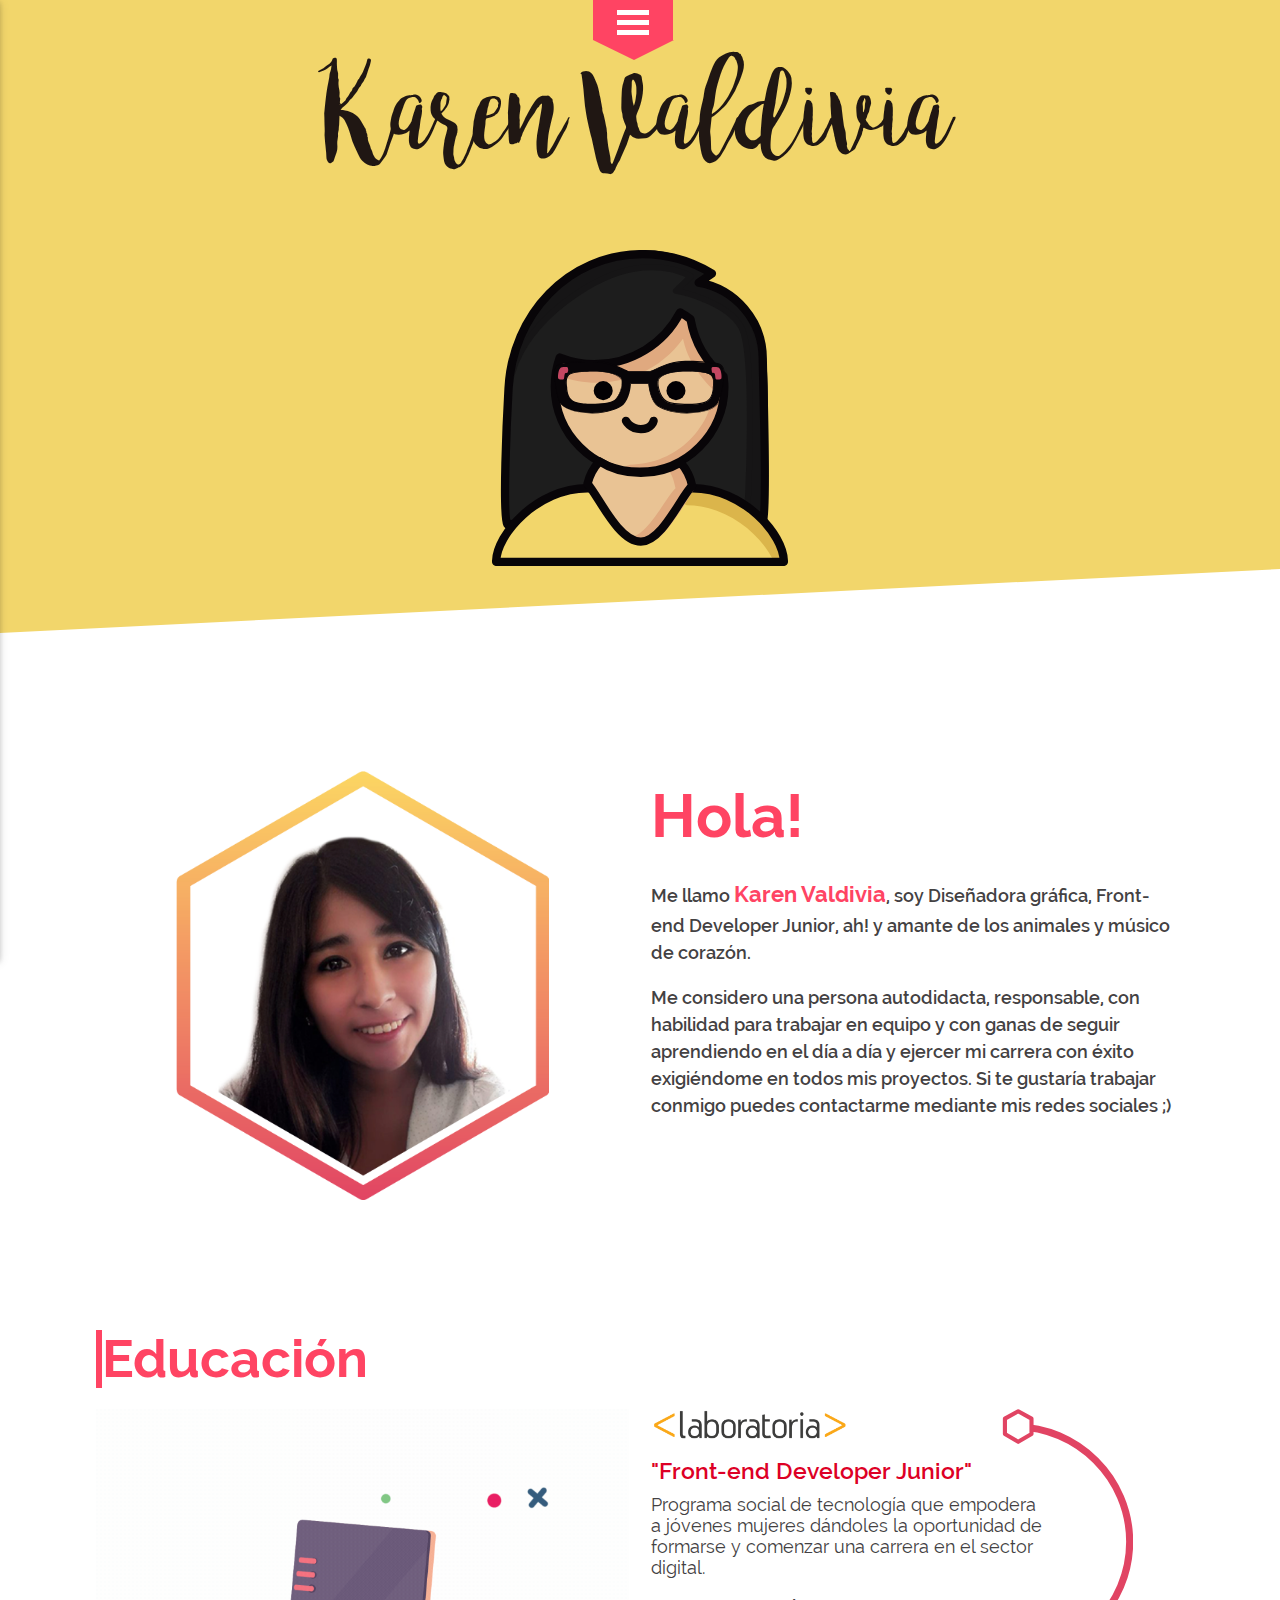
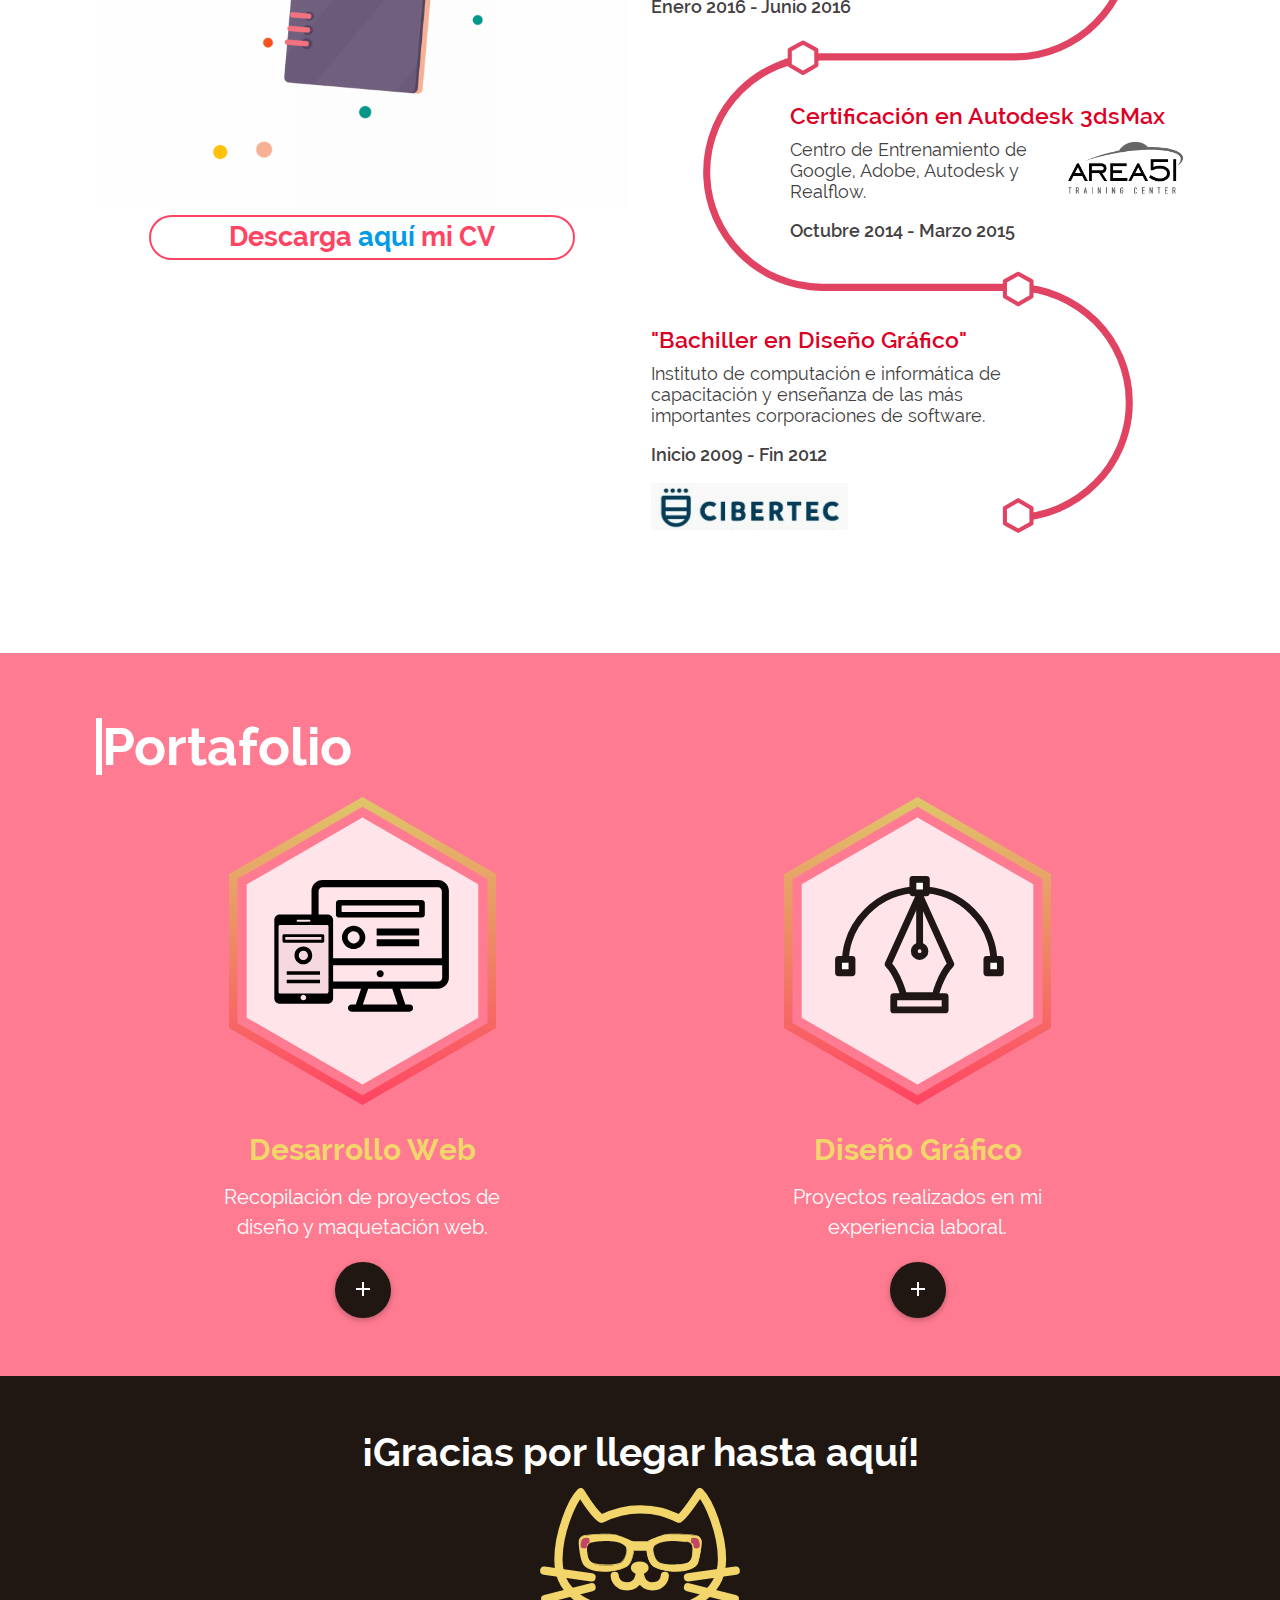
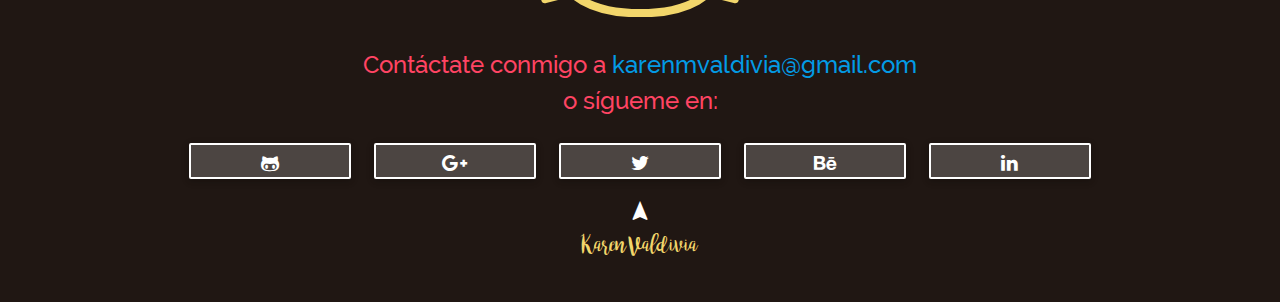
<file: index.html>
<!DOCTYPE html>
<html>
	<head>
		<title>Karen Valdivia</title>
		<meta charset="utf-8">
		<meta http-equiv="X-UA-Compatible" content="IE=edge">
		<link rel="icon" href="images/icon.ico" type="image/x-icon">
		<meta name="viewport" content="width=device-width, initial-scale=1.0">
		<link rel="stylesheet" href="fonts/font-awesome/css/font-awesome.min.css"/>
		<link rel="stylesheet" href="css/animate.css"/>
		<link type="text/css" rel="stylesheet" href="css/materialize.min.css" media="screen,projection"/>
		<link type="text/css" rel="stylesheet" href="css/materialize.css">
		<link href="https://fonts.googleapis.com/icon?family=Material+Icons" rel="stylesheet">
		<link rel="stylesheet" href="css/main.css">
	</head>
	<body>
		<div id="navbar">
			<div class="container">
				<div id="bgmenu">
					<ul id="slide-out" class="side-nav">
						<li><a class="page" href="#main">Inicio</a></li>
						<li><a class="page" href="#aboutMe">Sobre mí</a></li>
						<li><a class="page" href="#education">Educación</a></li>
						<li><a class="page" href="#portfolio">Portafolio</a></li>
						<li><a class="page" href="#contact">Contáctame</a></li>
						<li class="name">Karen Valdivia</li>
					</ul>
					<a href="#" data-activates="slide-out" class="button-collapse show-on-large"><i class="mdi-navigation-menu">
						<span class="hamburguer">
							<span class="bar bar-1"></span>
							<span class="bar bar-2"></span>
							<span class="bar bar-3"></span>
						</span>
						</i>
					</a>
				</div>
			</div>
		</div>
		<section id="main" class="center">
			<div class="headerLine">
				<div class="container">
					<h1 id="titName">Karen Valdivia</h1>
					<div class="row">
						<div class="col s8 offset-s2 m4 offset-m4">
							<img id="iconMe" class="animated infinite pulse" src="svg/iconMe.svg"/>
						</div>
					</div>
				</div>
			</div>
		</section>
		<section id="aboutMe">
			<div class="container">
				<div class="row">
					<div class="col m6">
						<div id="hexagonImg" class="center-align">
							<img class="imgMe" src="images/imgMe.png"/>
						</div>
					</div>
					<div class="col m6">
						<span id="textBig">Hola!</span>
						<p>Me llamo <span>Karen Valdivia</span>, soy Diseñadora gráfica, Front-end Developer Junior, ah! y amante de los animales y músico de corazón.</p>
						<p>Me considero una persona autodidacta, responsable, con habilidad para trabajar en equipo y con ganas de seguir aprendiendo en el día a día y ejercer mi carrera con éxito exigiéndome en todos mis proyectos. Si te gustaría trabajar conmigo puedes contactarme mediante mis redes sociales ;)</p>
					</div>
				</div>
			</div>
		</section>
		<section id="education">
			<div class="container">
				<h2>Educación</h2>
				<div class="row">
					<div class="col s8 offset-s2 m12 l6 center-align">
						<!-- GIF DE IGOR SILVA - DRIBBBLE -->
						<img class="gifEducation" src="images/book.gif"/>
						<p class="download animated infinite pulse">Descarga <a href="docs/CV_Karen_Valdivia_2016.pdf" target="_blank">aquí</a> mi CV</p>
					</div>
					<div class="col s12 m12 l6">
						<div id="curves">
							<div class="textEdu">
								<div class="row">
									<div class="col s12 m12 l9">
										<img src="images/logoLab.png" alt="logo laboratoria"/>
										<h5>"Front-end Developer Junior"</h5>
										<p>Programa social de tecnología que empodera a jóvenes mujeres dándoles la oportunidad de formarse y comenzar una carrera en el sector digital.</p>
										<p class="dateEdu">Enero 2016 - Junio 2016</p>
									</div>
								</div>
							</div>
							<div class="textEdu">
								<div class="row">
									<div class="col s12 m12 l9 offset-l3 rstOffset">
										<h5>Certificación en Autodesk 3dsMax</h5>
										<div class="row mg-b0">
											<div class="col s8 m8 l8">
												<p>Centro de Entrenamiento de Google, Adobe, Autodesk y Realflow.</p>
											</div>
											<div class="col s4 m4 l4">
												<img class="logoArea" src="images/logoArea.gif" alt="Logo Área51"/>
											</div>
										</div>
										<p class="dateEdu">Octubre 2014 - Marzo 2015</p>
									</div>
								</div>
							</div>
							<div class="textEdu">
								<div class="row">
									<div class="col s12 m12 l9">
										<h5>"Bachiller en Diseño Gráfico"</h5>
										<p>Instituto de computación e informática de capacitación y enseñanza de las más importantes corporaciones de software.</p>
										<p class="dateEdu">Inicio 2009 - Fin 2012</p>
										<img src="images/logoCibertec.jpg"/ alt="logo cibertec">
									</div>
								</div>
							</div>
						</div>
					</div>
				</div>
			</div>
		</section>
		<section id="portfolio">
			<div class="bgportfolio">
				<div class="container">
					<h2>Portafolio</h2>
					<div class="row center-align">
						<div class="col s12 m6">
							<a href="portfolio.html" target="_blank"><img class="icoPort" src="svg/icoWeb.svg"></a>
							<h3>Desarrollo Web</h3>
							<p>Recopilación de proyectos de diseño y maquetación web.</p>
						  <a class="btn-floating btn-large waves-effect waves-light" href="portfolio.html" target="_blank"><i class="material-icons">add</i></a>
						</div>
						<div class="col s12 m6">
							<a href="portfolio.html#graphicDesign" target="_blank"><img class="icoPort" src="svg/icoDis.svg"></a>
							<h3>Diseño Gráfico</h3>
							<p>Proyectos realizados en mi experiencia laboral.</p>
							<a class="btn-floating btn-large waves-effect waves-light" href="portfolio.html#graphicDesign" target="_blank"><i class="material-icons">add</i></a>
						</div>
					</div>
				</div>
			</div>
		</section>
		<footer id="contact" class="center-align">
			<div class="container">
				<h4>¡Gracias por llegar hasta aquí!</h4>
				<img src="svg/icoCat.svg"/>
				<p>Contáctate conmigo a <a class="email" href="mailto:karenmvaldivia@gmail.com">karenmvaldivia@gmail.com</a><br> o sígueme en:</p>
				<div class="row">
					<div class="col s12 m2 offset-m1">
						<a class="btn" href="https://github.com/Michu6" target="_blank"><i class="fa fa-github-alt"></i></a>
					</div>
					<div class="col s12 m2">
						<a class="btn" href="https://plus.google.com/u/0/112236265510942782116" target="_blank"><i class="fa fa-google-plus"></i></a>
					</div>
					<div class="col s12 m2">
						<a class="btn" href="https://twitter.com/KarencitaMVS" target="_blank"><i class="fa fa-twitter"></i></a>
					</div>
					<div class="col s12 m2">
						<a class="btn" href="https://www.behance.net/karenvaldivia" target="_blank"><i class="fa fa-behance"></i></a>
					</div>
					<div class="col s12 m2">
						<a class="btn" href="https://pe.linkedin.com/in/karen-marilú-valdivia-símiche-a8b88b120" target="_blank"><i class="fa fa-linkedin"></i></a>
					</div>
				</div>
				<i class="animated infinite bounceIn index material-icons">navigation</i>
				<br>
				<span>Karen Valdivia</span>
			</div>
		</footer>
		<script type="text/javascript" src="js/jquery-2.2.4.min.js"></script>
		<script type="text/javascript" src="js/materialize.min.js"></script>
		<script type="text/javascript" src="js/main.js"></script>
	</body>
</html>
</file>
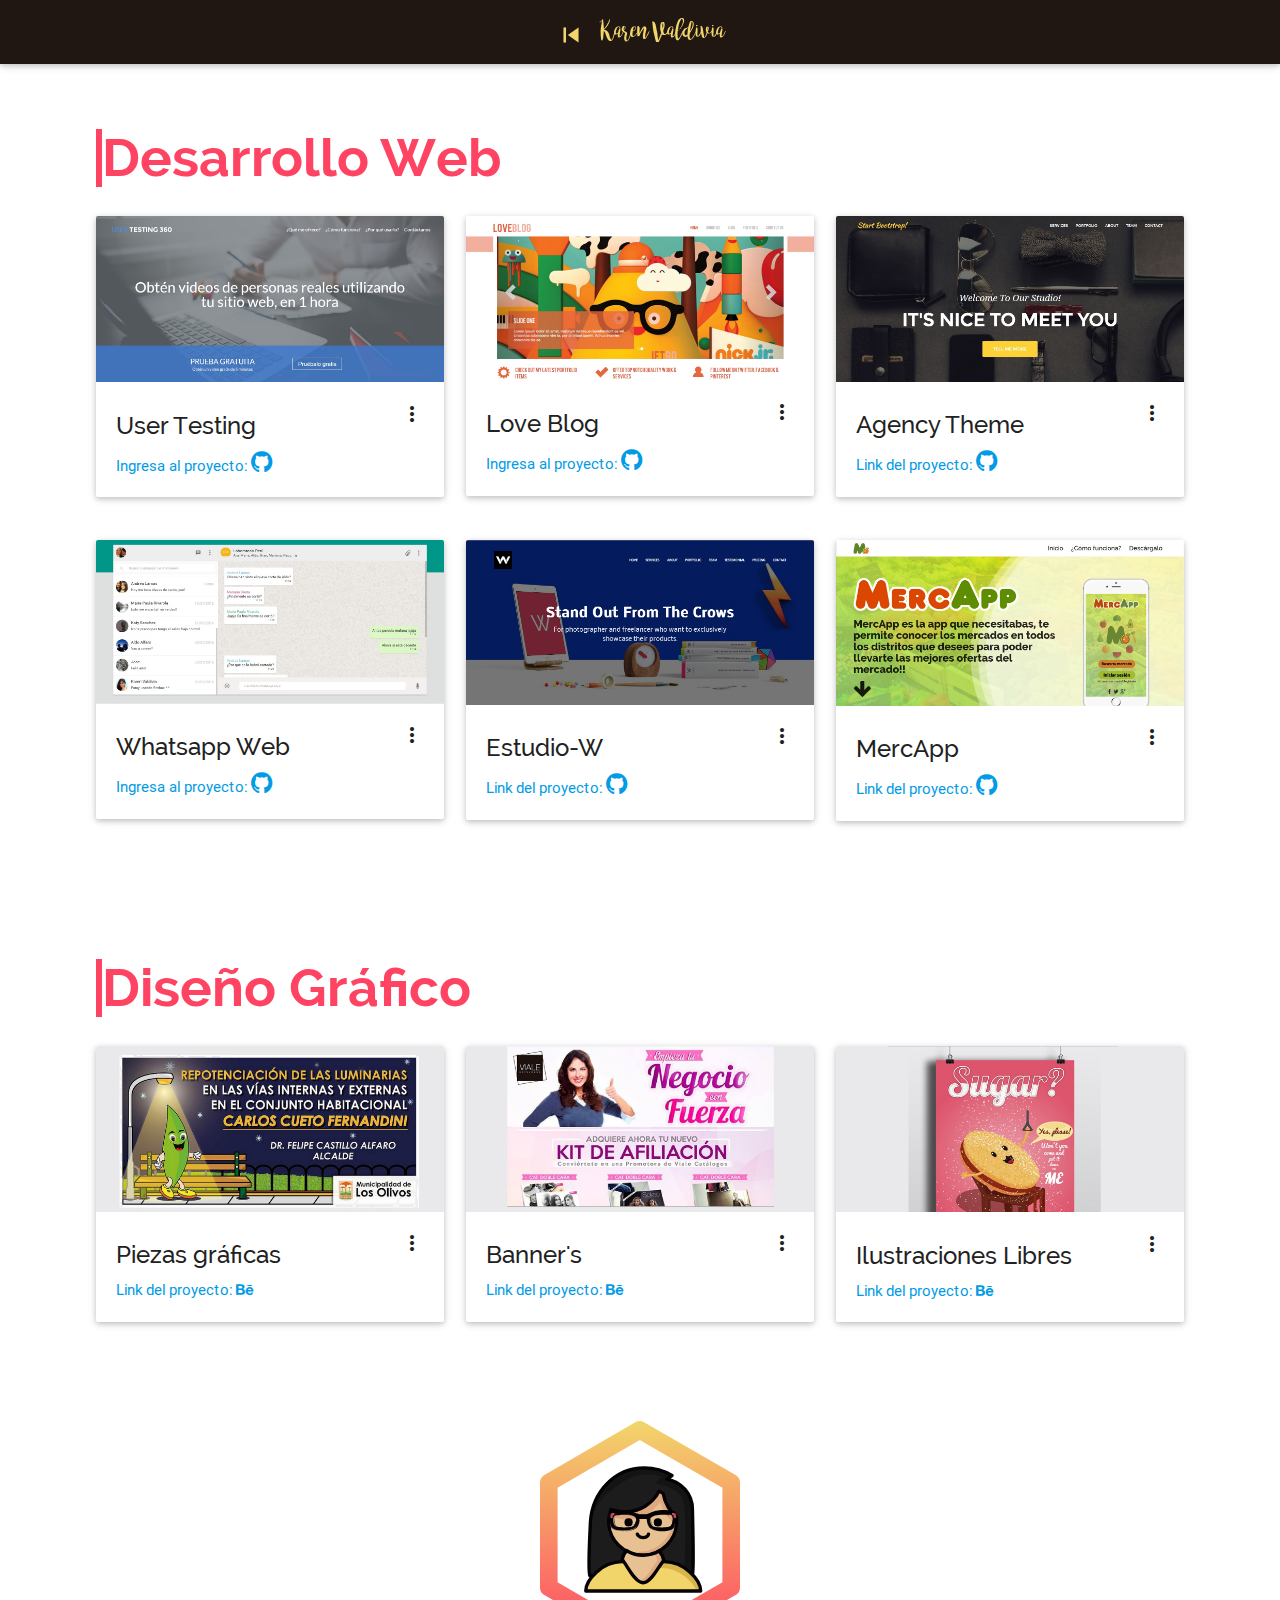
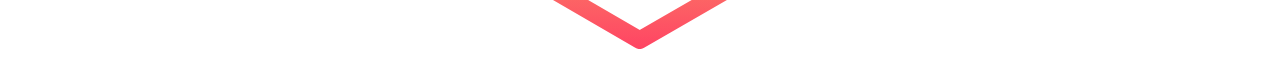
<file: portfolio.html>
<!DOCTYPE html>
<html>
	<head>
		<title>Portafolio - Karen</title>
		<meta charset="utf-8">
		<meta http-equiv="X-UA-Compatible" content="IE=edge">
		<link rel="icon" href="images/icon.ico" type="image/x-icon">
		<meta name="viewport" content="width=device-width, initial-scale=1.0">
		<link rel="stylesheet" href="fonts/font-awesome/css/font-awesome.min.css"/>
		<link rel="stylesheet" href="css/animate.css"/>
		<link type="text/css" rel="stylesheet" href="css/materialize.min.css" media="screen,projection"/>
		<link type="text/css" rel="stylesheet" href="css/materialize.css">
		<link href="https://fonts.googleapis.com/icon?family=Material+Icons" rel="stylesheet">
		<link rel="stylesheet" href="css/main.css">
	</head>
	<body>
		<header>
		 	<div class="navbar-fixed">
				<nav>
					<div class="container">
						<a href="index.html" class="brand-logo center"><i class="material-icons left previous">skip_previous</i>Karen Valdivia</a>
					</div>
				</nav>
			</div>
		</header>
		<section id="developerWeb">
			<div class="container">
				<h2>Desarrollo Web</h2>
				<div class="row">
					<div class="col s12 m6 l4">
						<div class="card">
							<div class="card-image waves-effect waves-block waves-light">
								<img class="activator" src="images/img1.jpg">
							</div>
							<div class="card-content">
								<span class="card-title activator grey-text text-darken-4">User Testing<i class="material-icons right">more_vert</i></span>
								<p><a href="http://michu6.github.io/User-Testing/" target="_blank">Ingresa al proyecto: <a class="fa fa-github" href="http://michu6.github.io/User-Testing/" target="_blank"></a></p>
							</div>
							<div class="card-reveal">
								<span class="card-title grey-text text-darken-4">User Testing<i class="material-icons right">close</i></span>
								<p>Maquetado de página web explorando un nuevo framework llamado Bulma <a class="linkProject" href="http://bulma.io/">http://bulma.io/</a></p>
								<p><a class="linkProject" href="http://michu6.github.io/User-Testing/" target="_blank">Ingresa al proyecto: <i class="fa fa-github"></i></a></p>
							</div>
						</div>
					</div>
					<div class="col s12 m6 l4">
						<div class="card">
							<div class="card-image waves-effect waves-block waves-light">
								<img class="activator" src="images/img2.jpg">
							</div>
							<div class="card-content">
								<span class="card-title activator grey-text text-darken-4">Love Blog<i class="material-icons right">more_vert</i></span>
								<p><a href="http://michu6.github.io/LoveBlog-Theme" target="_blank">Ingresa al proyecto: <a class="fa fa-github" href="http://michu6.github.io/LoveBlog-Theme" target="_blank"></a></a></p>
							</div>
							<div class="card-reveal">
								<span class="card-title grey-text text-darken-4">Love Blog<i class="material-icons right">close</i></span>
								<p>Proyecto realizado con HTML5, Sass y el framework Bootstrap.</p>
								<p><a class="linkProject" href="http://michu6.github.io/LoveBlog-Theme" target="_blank">Ingresa al proyecto: <i class="fa fa-github"></i></a></p>
							</div>
						</div>
					</div>
					<div class="col s12 m12 l4">
						<div class="card">
							<div class="card-image waves-effect waves-block waves-light">
								<img class="activator" src="images/img3.jpg">
							</div>
							<div class="card-content">
								<span class="card-title activator grey-text text-darken-4">Agency Theme<i class="material-icons right">more_vert</i></span>
								<p><a href="http://michu6.github.io/Agency-theme" target="_blank">Link del proyecto: <i class="fa fa-github"></i></a></p>
							</div>
							<div class="card-reveal">
								<span class="card-title grey-text text-darken-4">Agency Theme<i class="material-icons right">close</i></span>
								<p>Proyecto realizado con HTML5, Sass, Jade y el framework Bootstrap.</p>
								<p><a class="linkProject" href="http://michu6.github.io/Agency-theme" target="_blank">Link del proyecto: <i class="fa fa-github"></i></a></p>
							</div>
						</div>
					</div>
				</div>
				<div class="row">
					<div class="col s12 m6 l4">
						<div class="card">
							<div class="card-image waves-effect waves-block waves-light">
								<img class="activator" src="images/img4.jpg">
							</div>
							<div class="card-content">
								<span class="card-title activator grey-text text-darken-4">Whatsapp Web<i class="material-icons right">more_vert</i></span>
								<p><a href="http://michu6.github.io/Whatsapp-theme/" target="_blank">Ingresa al proyecto: <i class="fa fa-github"></i></a></p>
							</div>
							<div class="card-reveal">
								<span class="card-title grey-text text-darken-4">Whatsapp Web<i class="material-icons right">close</i></span>
								<p>Maquetado de Whatsapp-theme, agregándole funcionalidad mediante Javascript y jQuery.</p>
								<p><a class="linkProject" href="http://michu6.github.io/Whatsapp-theme/" target="_blank">Link del proyecto: <i class="fa fa-github"></i></a></p>
							</div>
						</div>
					</div>
					<div class="col s12 m6 l4">
						<div class="card">
							<div class="card-image waves-effect waves-block waves-light">
								<img class="activator" src="images/img5.jpg">
							</div>
							<div class="card-content">
								<span class="card-title activator grey-text text-darken-4">Estudio-W<i class="material-icons right">more_vert</i></span>
								<p><a href="http://michu6.github.io/estudio-w/" target="_blank">Link del proyecto: <i class="fa fa-github"></i></a></p>
							</div>
							<div class="card-reveal">
								<span class="card-title grey-text text-darken-4">Estudio-W<i class="material-icons right">close</i></span>
								<p>Proyecto realizado con HTML5, Sass y Jade.</p>
								<p><a class="linkProject" href="http://michu6.github.io/estudio-w/" target="_blank">Link del proyecto: <i class="fa fa-github"></i></a></p>
							</div>
						</div>
					</div>
					<div class="col s12 m12 l4">
						<div class="card">
							<div class="card-image waves-effect waves-block waves-light">
								<img class="activator" src="images/img6.jpg">
							</div>
							<div class="card-content">
								<span class="card-title activator grey-text text-darken-4">MercApp<i class="material-icons right">more_vert</i></span>
								<p><a href="http://webmercapp.mybluemix.net/" target="_blank">Link del proyecto: <i class="fa fa-github"></i></a></p>
							</div>
							<div class="card-reveal">
								<span class="card-title grey-text text-darken-4">MercApp<i class="material-icons right">close</i></span>
								<p>Proyecto realizado para el curso de IBM Bluemix en la cual se realizó una plataforma web y un prototipo para una app que te permite conocer todos los mercados del distrito en el cual te encuentras.</p>
								<p><a class="linkProject" href="http://webmercapp.mybluemix.net/" target="_blank">Link del proyecto: <i class="fa fa-github"></i></a></p>
							</div>
						</div>
					</div>
				</div>
			</div>
		</section>
		<section id="graphicDesign">
			<div class="container">
				<h2>Diseño Gráfico</h2>
				<div class="row">
					<div class="col s12 m6 l4">
						<div class="card">
							<div class="card-image waves-effect waves-block waves-light">
								<img class="activator" src="images/disF.jpg">
							</div>
							<div class="card-content">
								<span class="card-title activator grey-text text-darken-4">Piezas gráficas<i class="material-icons right">more_vert</i></span>
								<p><a href="https://www.behance.net/gallery/38191783/Piezas-graficas" target="_blank">Link del proyecto: <i class="fa fa-behance"></i></a></p>
							</div>
							<div class="card-reveal">
								<span class="card-title grey-text text-darken-4">Piezas gráficas<i class="material-icons right">close</i></span>
								<p>Piezas gráficas realizados para concientizar ambientalmente a la ciudadanía de Los Olivos.</p>
								<p><a class="linkProject" href="https://www.behance.net/gallery/38191783/Piezas-graficas" target="_blank">Link del proyecto: <i class="fa fa-behance"></i></a></p>
							</div>
						</div>
						
					</div>
					<div class="col s12 m6 l4">
						<div class="card">
							<div class="card-image waves-effect waves-block waves-light">
								<img class="activator" src="images/disE.jpg">
							</div>
							<div class="card-content">
								<span class="card-title activator grey-text text-darken-4">Banner's<i class="material-icons right">more_vert</i></span>
								<p><a href="https://www.behance.net/gallery/38191423/Banners-de-promociones" target="_blank">Link del proyecto: <i class="fa fa-behance"></i></a></p>
							</div>
							<div class="card-reveal">
								<span class="card-title grey-text text-darken-4">Banner's<i class="material-icons right">close</i></span>
								<p class="">Banner's realizados durante mi experiencia laboral en Viale Catálogos.</p>
								<p><a class="linkProject" href="https://www.behance.net/gallery/38191423/Banners-de-promociones" target="_blank">Link del proyecto: <i class="fa fa-behance"></i></a></p>
							</div>
						</div>
					</div>
					<div class="col s12 m12 l4">
						<div class="card">
							<div class="card-image waves-effect waves-block waves-light">
								<img class="activator" src="images/disA.jpg">
							</div>
							<div class="card-content">
								<span class="card-title activator grey-text text-darken-4">Ilustraciones Libres<i class="material-icons right">more_vert</i></span>
								<p><a href="https://www.behance.net/karenvaldivia" target="_blank">Link del proyecto: <i class="fa fa-behance"></i></a></p>
							</div>
							<div class="card-reveal">
								<span class="card-title grey-text text-darken-4">Ilustraciones Libres<i class="material-icons right">close</i></span>
								<p>Descubre en mi red Behance las ilustraciones que hago usando como herramienta principal Adobe Illustrator </p>
								<p><a class="linkProject" href="https://www.behance.net/karenvaldivia" target="_blank">Link del proyecto: <i class="fa fa-behance"></i></a></p>
							</div>
						</div>
					</div>				
				</div>
			</div>
		</section>
		<section id="myIcon">
			<div class="container center-align">
				<a href="index.html"><img class="animated infinite pulse" src="svg/iconMePort.svg"/></a>
			</div>
		</section>
		<script type="text/javascript" src="js/jquery-2.2.4.min.js"></script>
		<script type="text/javascript" src="js/materialize.min.js"></script>
		<script type="text/javascript" src="js/main.js"></script>
	</body>
	<html>
</file>
<file: css/main.css>
@font-face {
  font-family: "Bromello";
  src: url("../fonts/bromello/bromello.otf") format("opentype"); }
@font-face {
  font-family: "Raleway-Regular";
  src: url("../fonts/raleway/Raleway-Regular.ttf") format("truetype"); }
@font-face {
  font-family: "Raleway-Medium";
  src: url("../fonts/raleway/Raleway-Medium.ttf") format("truetype"); }
@font-face {
  font-family: "Raleway-SemiBold";
  src: url("../fonts/raleway/Raleway-SemiBold.ttf") format("truetype"); }
@font-face {
  font-family: "Raleway-Bold";
  src: url("../fonts/raleway/Raleway-Bold.ttf") format("truetype"); }
::-moz-selection {
  /* Code for Firefox */
  color: #ff4463;
  background: white; }

::selection {
  color: #ff4463;
  background: white; }

.container {
  width: 85%; }

h2 {
  color: #ff4463;
  font-size: 3.5em;
  font-family: "Raleway-Bold", arial, sans-serif;
  border-left: 6px solid #ff4463; }

#navbar {
  z-index: 1000;
  position: absolute;
  left: 50%;
  margin-left: -47px; }

nav {
  background-color: #201713; }
  nav .brand-logo {
    color: #f2d66b;
    font-size: 1.6em;
    font-family: "Bromello", arial, sans-serif; }

#myIcon {
  padding: 2% 0; }
  #myIcon img {
    width: 200px; }

#bgmenu {
  background: #ff4463;
  display: inline-block;
  height: 40px;
  position: fixed;
  width: 80px;
  z-index: 20000; }
  #bgmenu:before {
    border-top: 20px solid #ff4463;
    border-left: 41px solid transparent;
    border-right: 40px solid transparent;
    content: "";
    height: 0;
    left: 0;
    position: absolute;
    top: 40px;
    width: 0; }

.headerLine {
  position: relative;
  width: 100%;
  overflow: hidden;
  height: 100%;
  padding-top: 2%;
  background: #f2d66b center center no-repeat;
  -webkit-background-size: cover;
  -moz-background-size: cover;
  -o-background-size: cover;
  background-size: cover; }
  .headerLine:after {
    content: "";
    position: absolute;
    z-index: 1;
    pointer-events: none;
    bottom: 0;
    left: 0;
    width: 100%;
    -webkit-background-size: cover;
    -moz-background-size: cover;
    -o-background-size: cover;
    background-size: cover;
    border-bottom: 150px solid white;
    border-left: 3000px solid transparent; }

.hamburguer {
  width: 32px;
  height: 20px;
  position: absolute;
  top: 0;
  right: 0;
  bottom: 0;
  left: 0;
  margin: auto;
  display: inline-block;
  vertical-align: top;
  zoom: 1;
  *display: inline;
  transition: .4s; }
  .hamburguer .bar {
    position: absolute;
    width: 32px;
    height: 5px;
    background: #FFF;
    transition: .2s;
    outline: 1px solid transparent; }
  .hamburguer .bar-1 {
    top: 0;
    left: 0; }
  .hamburguer .bar-2 {
    top: 10px;
    left: 0; }
  .hamburguer .bar-3 {
    top: 20px;
    left: 0; }

#slide-out {
  background-color: #201713;
  padding-top: 5%;
  text-align: center;
  width: 90%; }
  #slide-out a {
    color: white;
    font-size: 1.5em;
    font-family: "Raleway-Medium", arial, sans-serif; }
    #slide-out a:hover {
      color: #ff4463;
      text-decoration: underline; }
  #slide-out li.name {
    color: #423f40;
    font-size: 3em;
    font-family: "Bromello", arial, sans-serif; }

.navbar-fixed .previous {
  padding-top: 4%; }

#main {
  padding-bottom: 100px; }
  #main #titName {
    color: #201713;
    font-size: 8em;
    font-family: "Bromello", arial, sans-serif; }
  #main img {
    margin-bottom: 41px;
    width: 85%;
    margin-top: 36px; }

#aboutMe {
  padding: 3% 0; }
  #aboutMe p {
    color: #434142;
    font-size: 1.2em;
    font-family: "Raleway-SemiBold", arial, sans-serif; }
    #aboutMe p span {
      color: #ff4463;
      font-size: 1.2em;
      font-family: "Raleway-Bold", arial, sans-serif; }
  #aboutMe #textBig {
    color: #ff4463;
    font-size: 4em;
    font-family: "Raleway-Bold", arial, sans-serif; }
  #aboutMe #hexagonImg img {
    width: 70%; }

#education {
  padding: 3% 0; }
  #education img {
    width: 50%; }
  #education .gifEducation {
    width: 100%; }
  #education #curves .textEdu:last-child {
    border-bottom: none; }
  #education .download {
    color: #ff4463;
    font-size: 1.8em;
    font-family: "Raleway-Bold", arial, sans-serif;
    border-radius: 45px;
    border: 2px solid #ff4463;
    margin: 0 auto;
    width: 80%; }
    #education .download a:hover {
      color: #ff4463; }
  #education #curves {
    background-image: url("../svg/shapeEdu.svg");
    background-repeat: no-repeat;
    background-position: 50% 0;
    -webkit-background-size: 430px;
    -moz-background-size: 430px;
    -o-background-size: 430px;
    background-size: 430px; }
    #education #curves .textEdu {
      padding-bottom: 7%; }
      #education #curves .textEdu h5 {
        color: #dd0025;
        font-size: 1.5em;
        font-family: "Raleway-SemiBold", arial, sans-serif; }
      #education #curves .textEdu p {
        color: #434142;
        font-size: 1.2em;
        font-family: "Raleway-Regular", arial, sans-serif;
        margin-top: 0;
        line-height: normal; }
        #education #curves .textEdu p.dateEdu {
          font-family: 'Raleway-SemiBold';
          margin-top: 0; }
      #education #curves .textEdu .mg-b0 {
        margin-bottom: 0; }
      #education #curves .textEdu img.logoArea {
        width: 100%; }

#experience {
  padding: 3% 0; }
  #experience h4 {
    color: #ff4463;
    font-size: 1.8em;
    font-family: "Raleway-SemiBold", arial, sans-serif; }
  #experience p {
    color: #201713;
    font-size: 1.2em;
    font-family: "Raleway-Medium", arial, sans-serif;
    text-align: justify; }
    #experience p.boldText {
      color: #201713;
      font-size: 1.2em;
      font-family: "Raleway-Bold", arial, sans-serif;
      margin: 0; }
  #experience .slider .indicators .indicator-item {
    background-color: #f2d66b;
    width: 20px;
    height: 20px; }
    #experience .slider .indicators .indicator-item.active {
      background-color: #ff4463; }
  #experience .slider .slides {
    background-color: white; }

footer {
  background-color: #201713;
  padding: 3% 0; }
  footer h4 {
    color: white;
    font-size: 2.6em;
    font-family: "Raleway-Bold", arial, sans-serif; }
  footer img {
    width: 200px; }
  footer p {
    color: #ff4463;
    font-size: 1.6em;
    font-family: "Raleway-Medium", arial, sans-serif; }
  footer a.btn {
    background-color: rgba(255, 255, 255, 0.2);
    border: 2px solid white;
    width: 100%; }
    footer a.btn:hover {
      background-color: #ff4463; }
  footer .index {
    color: white;
    cursor: pointer; }
  footer span {
    color: #f2d66b;
    font-size: 1.5em;
    font-family: "Bromello", arial, sans-serif; }

#portfolio {
  background: url("../images/bgportfolio.jpg") 0 100% no-repeat fixed;
  -webkit-background-size: cover;
  -moz-background-size: cover;
  -o-background-size: cover;
  background-size: cover; }
  #portfolio .bgportfolio {
    background-color: rgba(255, 67, 99, 0.7);
    padding: 3% 0; }
  #portfolio h2 {
    color: white;
    border-left: 6px solid white; }
  #portfolio h3 {
    color: #f2d66b;
    font-size: 2em;
    font-family: "Raleway-Bold", arial, sans-serif; }
  #portfolio p {
    color: white;
    font-size: 1.3em;
    font-family: "Raleway-Regular", arial, sans-serif;
    margin: 0 20%; }
  #portfolio img {
    width: 50%; }
  #portfolio .btn-floating {
    background-color: #201713;
    margin-top: 20px; }

#developerWeb, #graphicDesign {
  padding: 3% 0; }
  #developerWeb .card .card-title, #graphicDesign .card .card-title {
    color: 1em;
    font-size: #201713;
    font-family: "Raleway-Medium", arial, sans-serif; }
  #developerWeb .card .card-reveal, #graphicDesign .card .card-reveal {
    background-color: #ff4463; }
    #developerWeb .card .card-reveal .linkProject, #graphicDesign .card .card-reveal .linkProject {
      color: white; }
  #developerWeb .card .card-content a:hover, #graphicDesign .card .card-content a:hover {
    -webkit-transition: all 0.2s ease-out;
    -moz-transition: all 0.2s ease-out;
    -o-transition: all 0.2s ease-out;
    transition: all 0.2s ease-out;
    color: #ff4463; }
  #developerWeb .card .card-content .fa-github, #graphicDesign .card .card-content .fa-github {
    font-size: 25px; }

@media screen and (max-width: 479px) {
  #navbar {
    margin-left: -35px; }
    #navbar #bgmenu {
      height: 30px;
      width: 70px; }
      #navbar #bgmenu:before {
        border-left: 35px solid transparent;
        border-right: 35px solid transparent;
        top: 30px; }

  h2 {
    font-size: 2.6em;
    border-left: 4px solid #ff4463; }

  #main {
    padding-bottom: 30px; }
    #main #titName {
      font-size: 5.2em;
      line-height: 1em; }
    #main .headerLine {
      padding-top: 12%; }

  #aboutMe {
    padding: 2% 0;
    text-align: center; }
    #aboutMe #textBig {
      font-size: 3.2em; }
    #aboutMe p {
      font-size: 0.9em; }

  #education #curves {
    background: none; }
    #education #curves .textEdu {
      border-bottom: 1px solid #ff4463; }
      #education #curves .textEdu:last-child {
        border-bottom: none; }
      #education #curves .textEdu .row {
        margin-bottom: 0; }
      #education #curves .textEdu h5 {
        font-size: 1.1em; }
      #education #curves .textEdu p {
        font-size: 0.9em; }
      #education #curves .textEdu .dateEdu {
        font-size: 0.8em; }

  #education .download {
    color: #ff4463;
    font-size: 1.5em;
    font-family: "Raleway-Bold", arial, sans-serif;
    border-radius: 20px;
    border: 2px solid #ff4463;
    margin-bottom: 50px;
    padding: 3%;
    width: 100%; }
    #education .download a:hover {
      color: #ff4463; }

  #portfolio h3 {
    font-size: 1.6em; }
  #portfolio p {
    font-size: 1em;
    margin: 0 5%; }
  #portfolio .col:last-child {
    margin-top: 5%; }

  footer h4 {
    font-size: 1.8em; }
  footer img {
    width: 150px; }
  footer p {
    font-size: 1em;
    margin: 0 10%; }
  footer a.btn {
    margin: 2% 0;
    width: 50%; } }
@media screen and (min-width: 480px) and (max-width: 639px) {
  h2 {
    font-size: 2.8em;
    border-left: 5px solid #ff4463; }

  #main {
    padding-bottom: 30px; }
    #main #titName {
      font-size: 6.5em;
      line-height: 1em; }
    #main .headerLine {
      padding-top: 10%; }

  #aboutMe {
    padding: 2% 0;
    text-align: center; }
    #aboutMe #textBig {
      font-size: 3.8em; }
    #aboutMe p {
      font-size: 1.1em; }

  #education #curves {
    background: none; }
    #education #curves .textEdu {
      border-bottom: 1px solid #ff4463; }
      #education #curves .textEdu:last-child {
        border-bottom: none; }
      #education #curves .textEdu .row {
        margin-bottom: 0; }
      #education #curves .textEdu h5 {
        font-size: 1.5em; }
      #education #curves .textEdu p {
        font-size: 1.1em; }
      #education #curves .textEdu .dateEdu {
        font-size: 1em; }

  #education .download {
    color: #ff4463;
    font-size: 20px;
    font-family: "Raleway-Bold", arial, sans-serif;
    border-radius: 20px;
    border: 2px solid #ff4463;
    margin-bottom: 50px;
    padding: 3%;
    width: 100%; }
    #education .download a:hover {
      color: #ff4463; }

  #portfolio h3 {
    font-size: 1.9em; }
  #portfolio p {
    font-size: 1.2em;
    margin: 0 5%; }
  #portfolio .col:last-child {
    margin-top: 5%; }

  footer h4 {
    font-size: 2.2em; }
  footer img {
    width: 150px; }
  footer p {
    font-size: 1.2em;
    margin: 2% 10%;
    line-height: 1.3em; }
  footer a.btn {
    margin: 2% 0;
    width: 50%; } }
@media screen and (min-width: 640px) and (max-width: 714px) {
  #main {
    padding-bottom: 50px; }
    #main #titName {
      font-size: 6em;
      line-height: 1em; }
    #main .headerLine {
      padding-top: 9%; }

  #main img {
    width: 100%; }

  #aboutMe {
    padding: 2% 0;
    text-align: justify; }
    #aboutMe #textBig {
      font-size: 3.4em; }
    #aboutMe p {
      font-size: 1em; }

  #education .download {
    color: #ff4463;
    font-size: 1.5em;
    font-family: "Raleway-Bold", arial, sans-serif;
    border-radius: 20px;
    border: 2px solid #ff4463;
    margin-bottom: 60px;
    padding: 3%;
    width: 100%; }
    #education .download a:hover {
      color: #ff4463; }

  #education #curves {
    background: none; }
    #education #curves .textEdu {
      padding-bottom: 4%;
      border-bottom: 1px solid #ff4463; }
      #education #curves .textEdu .row {
        margin-bottom: 0; }
    #education #curves .rstOffset {
      padding-left: 15px; } }
@media screen and (min-width: 715px) and (max-width: 992px) {
  #main {
    padding-bottom: 30px; }
    #main .headerLine {
      padding-top: 2%; }

  #aboutMe {
    padding: 2% 0; }
    #aboutMe #textBig {
      font-size: 3.4em; }
    #aboutMe p {
      font-size: 1em; }

  #education #curves {
    background: none; }
    #education #curves .textEdu {
      border-bottom: 1px solid #ff4463; }
      #education #curves .textEdu:last-child {
        border-bottom: none; }
      #education #curves .textEdu .row {
        margin-bottom: 0; }
      #education #curves .textEdu h5 {
        font-size: 2em; }
      #education #curves .textEdu p {
        font-size: 1.3em; }
      #education #curves .textEdu .dateEdu {
        font-size: 1em; }

  #education .download {
    color: #ff4463;
    font-size: 1.5em;
    font-family: "Raleway-Bold", arial, sans-serif;
    border-radius: 20px;
    border: 2px solid #ff4463;
    margin-bottom: 60px;
    padding: 3%;
    width: 100%; }
    #education .download a:hover {
      color: #ff4463; }

  #education .gifEducation {
    width: 60%; }
  #education .download {
    padding: 1% 0; }
  #education #curves {
    background: none; }
    #education #curves .textEdu {
      padding-bottom: 1%; }
      #education #curves .textEdu h5 {
        margin-bottom: 4px; }
      #education #curves .textEdu .rstOffset {
        margin-left: 0; }
      #education #curves .textEdu .dateEdu {
        margin-bottom: 10px; }
      #education #curves .textEdu img {
        width: 30%; }
        #education #curves .textEdu img.logoArea {
          width: 60%; }

  #portfolio h3 {
    font-size: 1.8em; }
  #portfolio p {
    font-size: 1.1em;
    margin: 0 12%; }

  footer img {
    width: 150px; }
  footer p {
    font-size: 1.3em; } }
@media screen and (min-width: 993px) and (max-width: 1025px) {
  #main .headerLine {
    padding-top: 2%; }

  #aboutMe {
    padding: 2% 0; }
    #aboutMe #textBig {
      font-size: 3.8em; }
    #aboutMe p {
      font-size: 1em; }

  #education #curves {
    background-size: 395px; }
    #education #curves .textEdu {
      padding-bottom: 1%; }
      #education #curves .textEdu h5 {
        font-size: 1.3em; }
      #education #curves .textEdu .rstOffset {
        margin-left: 15%; }

  #portfolio p {
    margin: 0 15%; } }

/*# sourceMappingURL=main.css.map */
</file>
